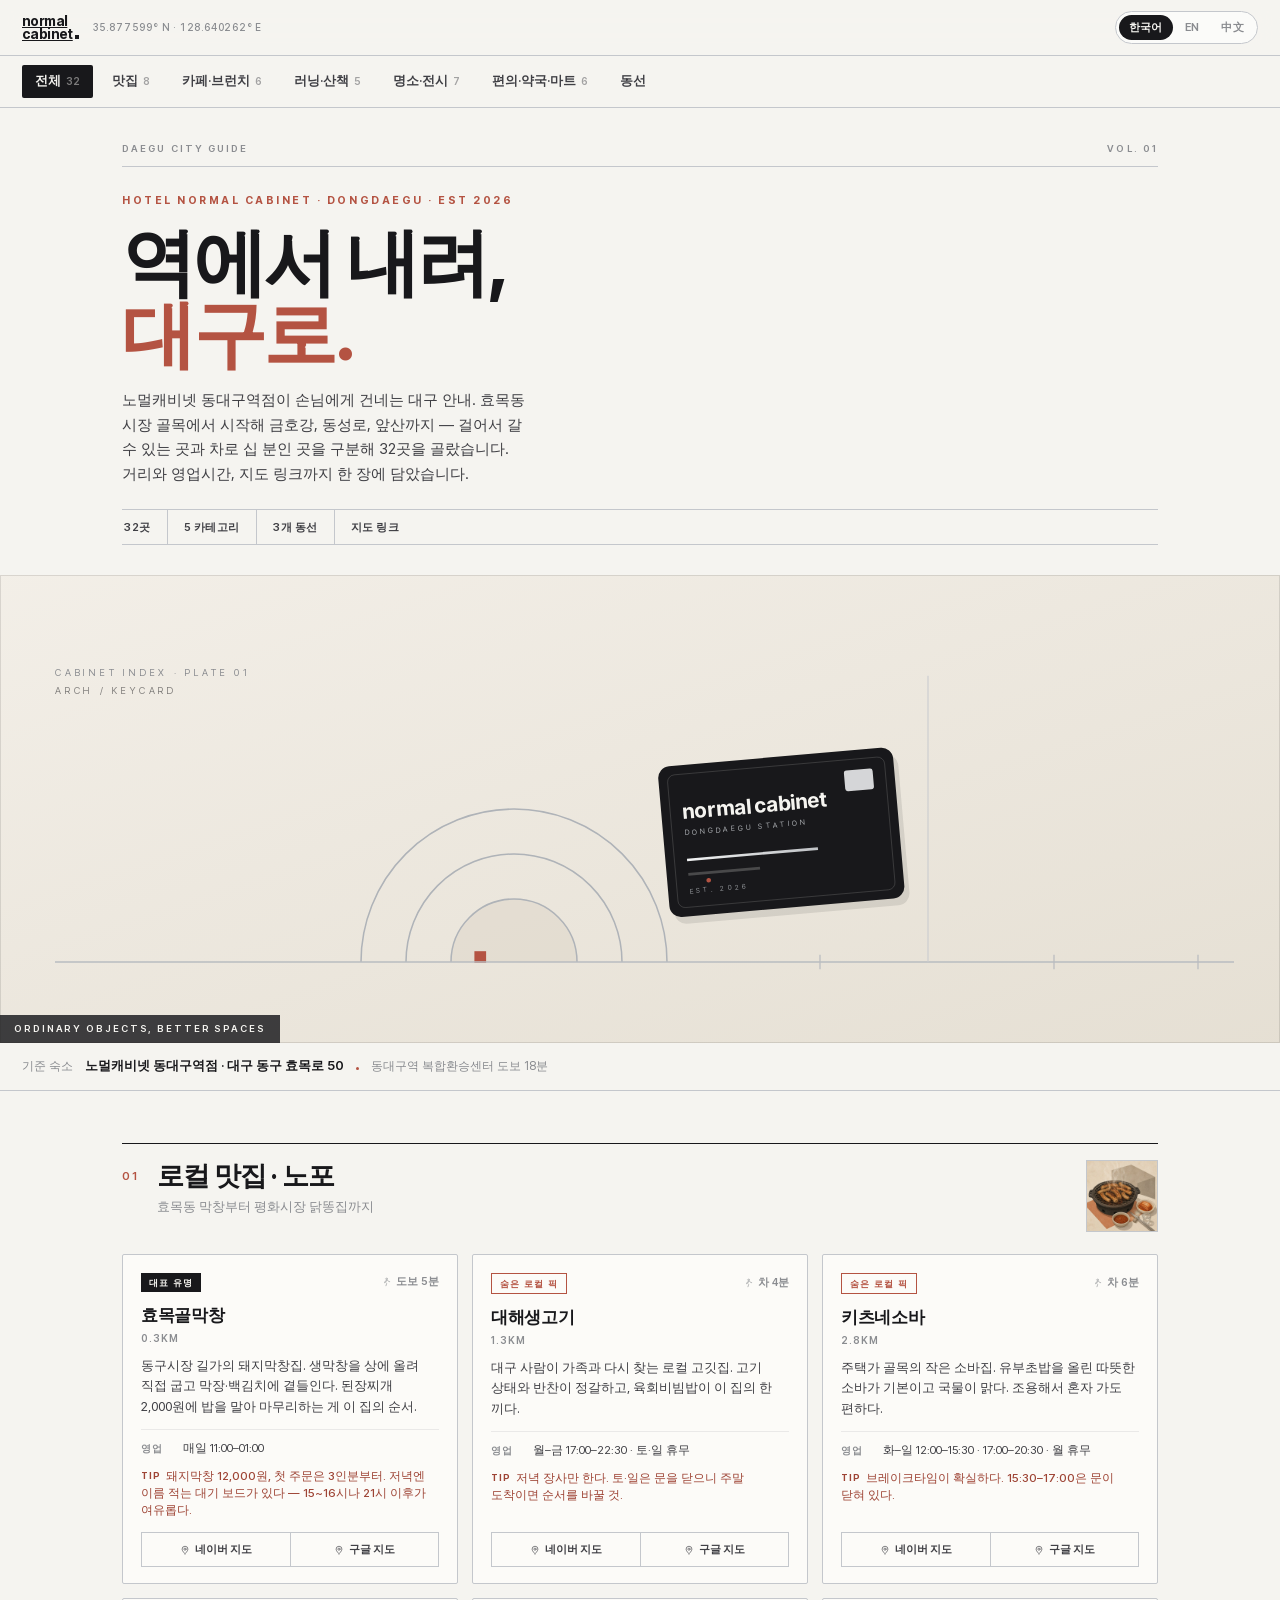
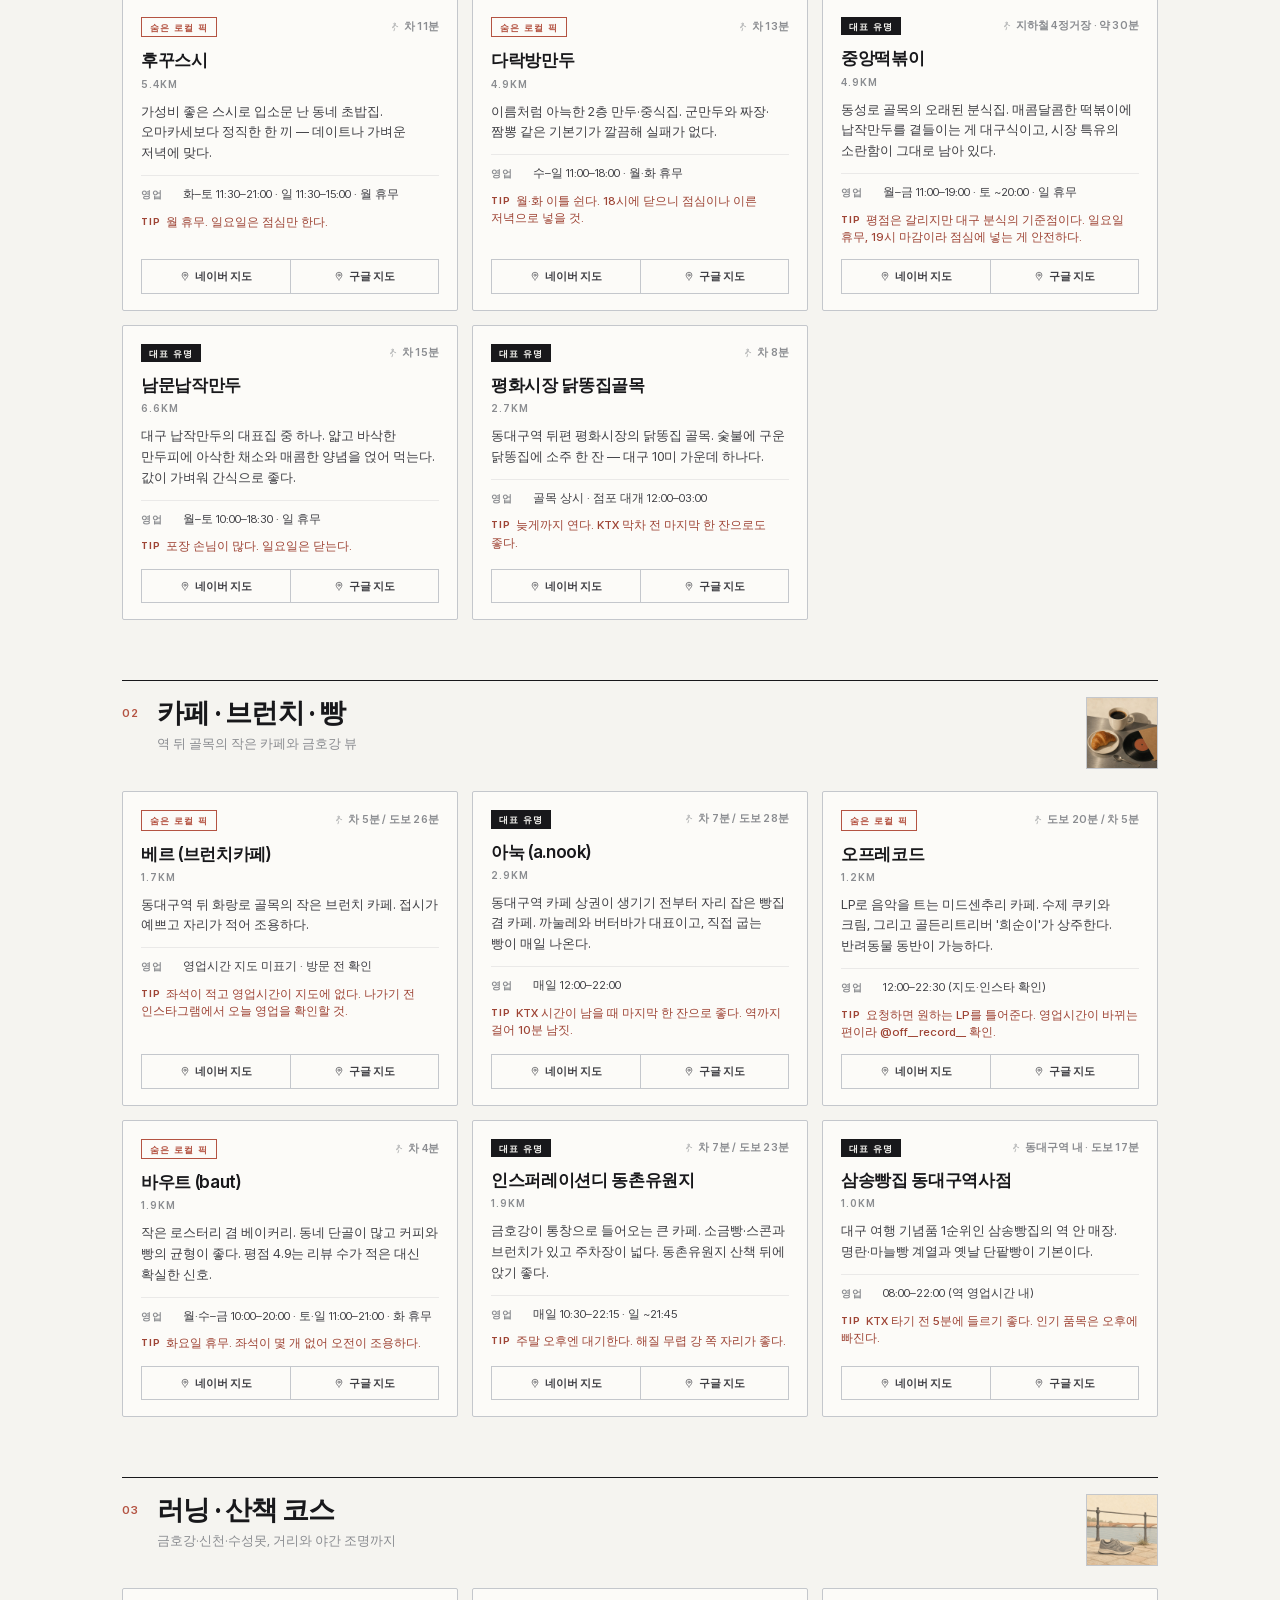
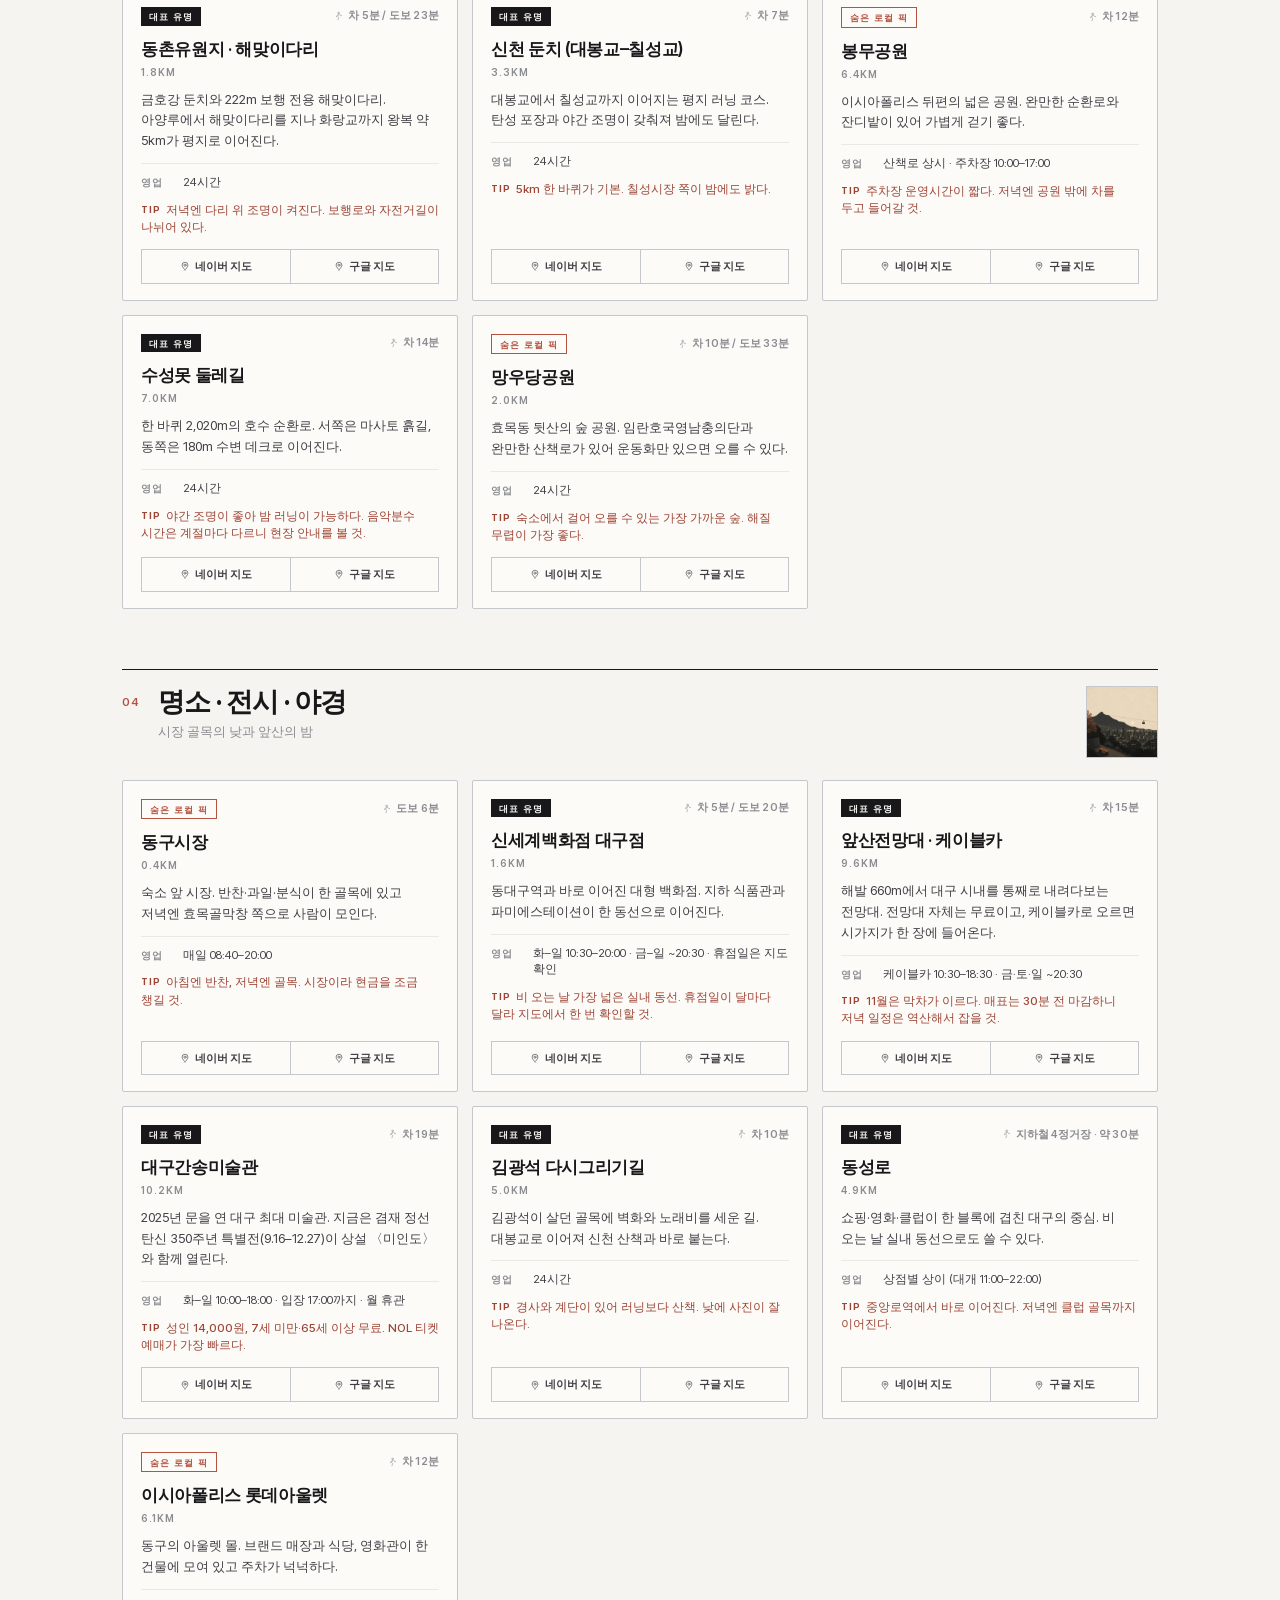
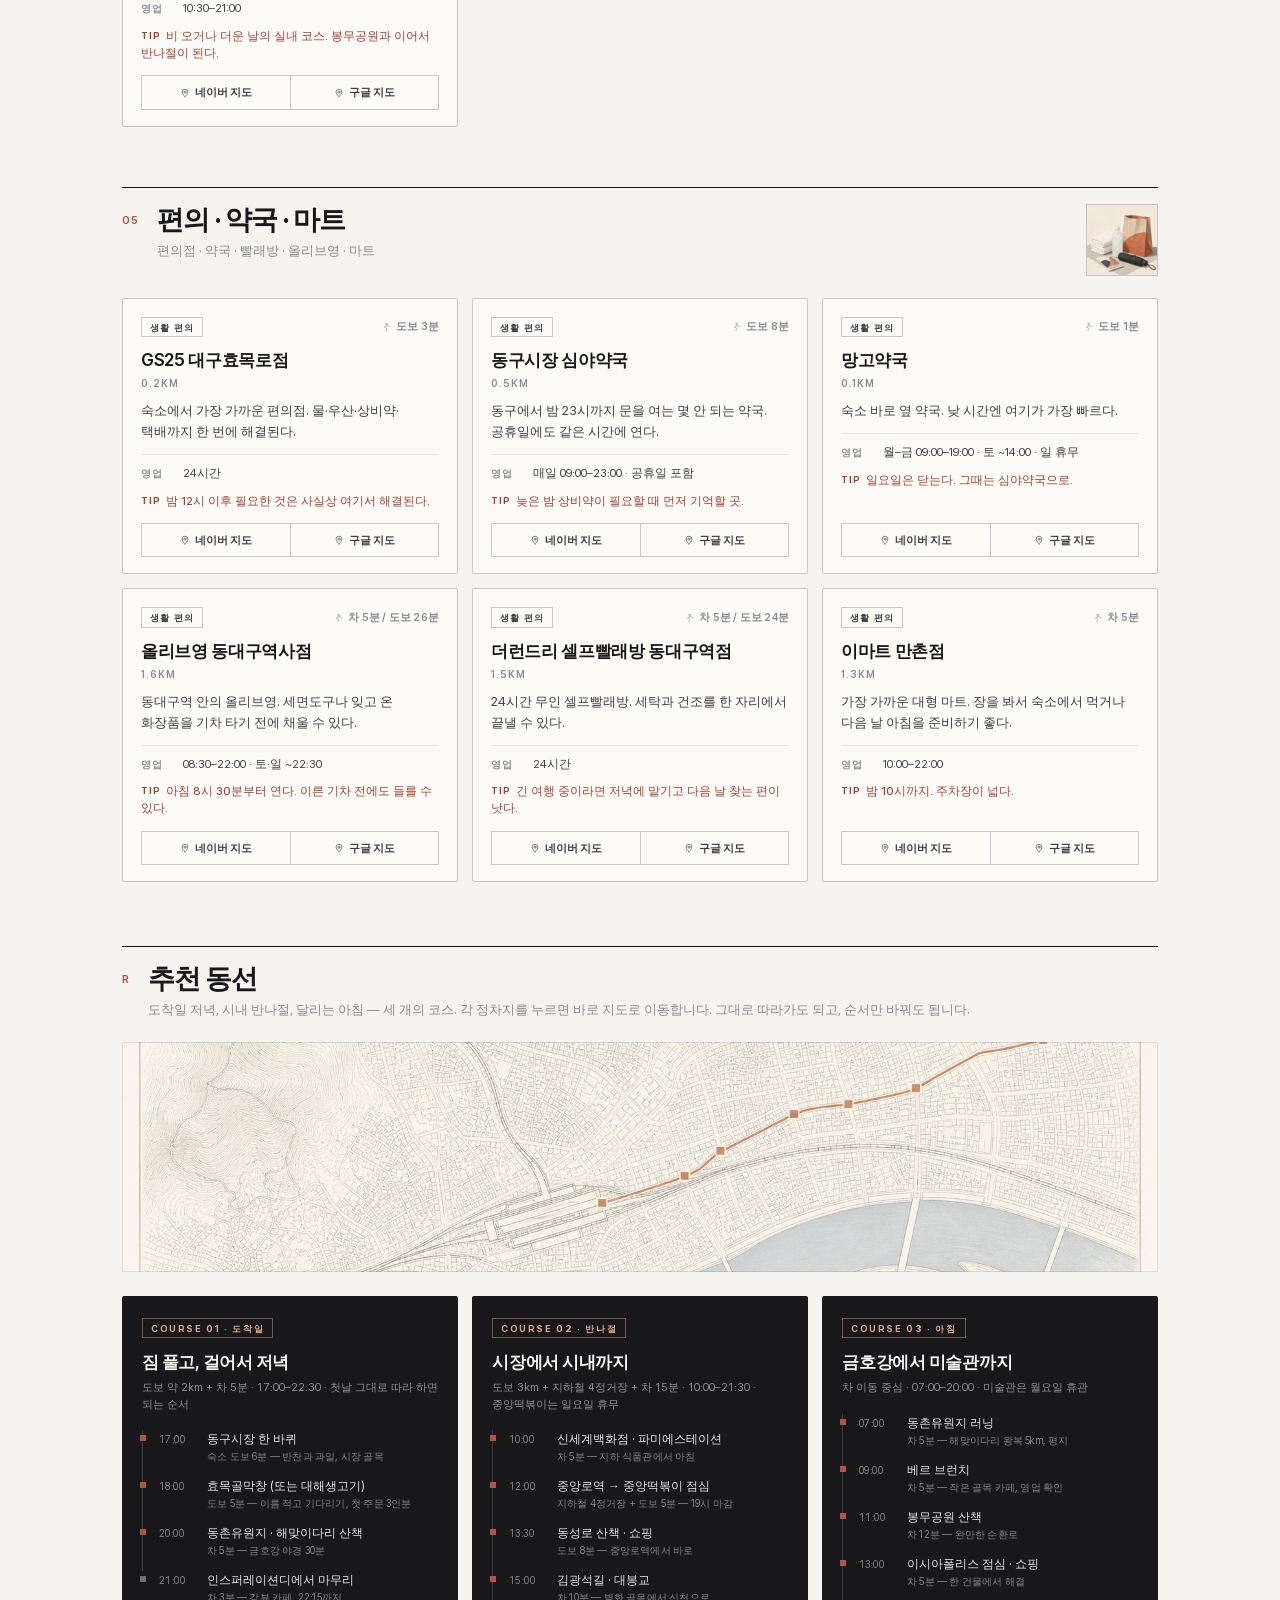
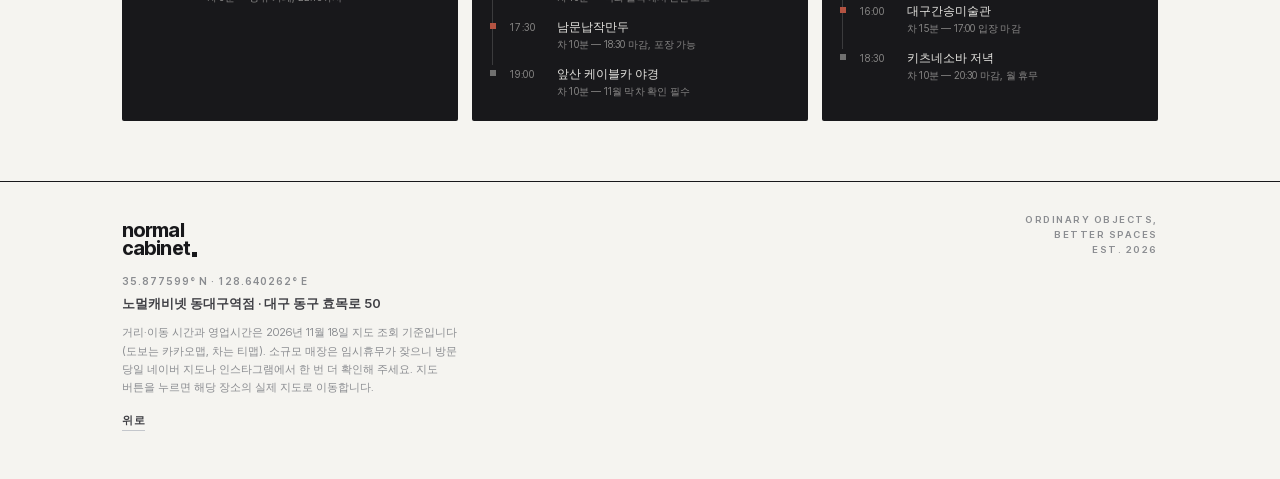
<file: curation-dongdaegu/index.html>
<!DOCTYPE html>
<html lang="ko">
<head>
<meta charset="UTF-8" />
<meta name="viewport" content="width=device-width, initial-scale=1, viewport-fit=cover" />
<meta name="theme-color" content="#F5F4F0" />
<title>대구여행 큐레이션 · 노멀캐비넷 동대구역점</title>
<meta name="description" content="호텔 노멀캐비넷 동대구역점이 고른 대구 32곳 — 효목동 막창과 시장, 역 뒤 골목 카페, 금호강·신천 러닝, 앞산과 간송, 약국·마트·빨래방. 거리·영업시간·지도 링크까지 한 장에. 한국어 / English / 中文." />
<meta property="og:title" content="대구여행 큐레이션 · normal cabinet. 동대구역점" />
<meta property="og:description" content="효목동에서 걷고 달리고 먹는 32곳 — 3개 언어, 지도 링크 포함." />
<meta property="og:type" content="website" />
<link rel="icon" href="data:image/svg+xml,%3Csvg xmlns='http://www.w3.org/2000/svg' viewBox='0 0 32 32'%3E%3Crect width='32' height='32' fill='%23F5F4F0'/%3E%3Crect x='5' y='7' width='22' height='2.6' fill='%2318181B'/%3E%3Crect x='5' y='13' width='22' height='2.6' fill='%2318181B'/%3E%3Crect x='5' y='19' width='14' height='2.6' fill='%23B45342'/%3E%3C/svg%3E" />
<link rel="preload" href="assets/fonts/inter-tight.woff2" as="font" type="font/woff2" crossorigin />
<style>
  @font-face{
    font-family:"Inter Tight";font-style:normal;font-weight:100 900;font-display:swap;
    src:url("assets/fonts/inter-tight.woff2") format("woff2");
    unicode-range:U+0000-00FF,U+0131,U+0152-0153,U+02BB-02BC,U+02C6,U+02DA,U+02DC,U+2000-206F,U+2074,U+20AC,U+2122,U+2191,U+2193,U+2212,U+2215,U+00B0,U+00B7,U+00D7,U+2013,U+2014,U+2018,U+2019,U+201C,U+201D,U+2022,U+2026,U+2032,U+2033;
  }
  :root{
    --paper:#F5F4F0;
    --card:#FCFBF8;
    --ink:#18181B;
    --ink-soft:#3F3F44;
    --muted:#8A8C90;
    --steel:#E6E7E8;
    --steel-2:#D5D7DA;
    --hairline:#C4C7CC;
    --terra:#B45342;
    --terra-deep:#9E4435;
    --line:rgba(24,24,27,.14);
    --line-soft:rgba(24,24,27,.075);
    --hdr:56px;
    --tabs:46px;
    --max:1080px;
    --sans:"Inter Tight",-apple-system,BlinkMacSystemFont,"Helvetica Neue",Arial,"Pretendard Variable",Pretendard,"Apple SD Gothic Neo","Noto Sans KR","Noto Sans SC","PingFang SC","Microsoft YaHei",sans-serif;
  }
  *{box-sizing:border-box;-webkit-tap-highlight-color:transparent}
  html{-webkit-text-size-adjust:100%;scroll-behavior:smooth}
  body{
    margin:0;background:var(--paper);color:var(--ink);
    font-family:var(--sans);line-height:1.5;font-size:16px;
    -webkit-font-smoothing:antialiased;
    word-break:keep-all;
  }
  img{display:block;max-width:100%}
  a{color:inherit}
  button{font:inherit;color:inherit;background:none;border:0;padding:0;cursor:pointer}
  .sr-only{position:absolute;width:1px;height:1px;padding:0;margin:-1px;overflow:hidden;clip:rect(0 0 0 0);white-space:nowrap;border:0}
  .wrap{max-width:var(--max);margin:0 auto;padding:0 22px}

  /* ── header ── */
  .hdr{
    position:sticky;top:0;z-index:60;height:var(--hdr);
    display:flex;align-items:center;gap:14px;
    padding:0 22px;background:rgba(245,244,240,.9);
    backdrop-filter:saturate(160%) blur(14px);-webkit-backdrop-filter:saturate(160%) blur(14px);
    border-bottom:1px solid var(--hairline);
  }
  .mark{display:flex;flex-direction:column;line-height:.92;letter-spacing:-.045em;font-weight:700;font-size:13.5px;flex:none}
  .mark span{display:flex;align-items:flex-end}
  .mark i{display:inline-block;width:4px;height:4px;background:var(--ink);margin-left:2px;margin-bottom:1px}
  .hdr-coords{font-size:10px;font-weight:500;letter-spacing:.08em;color:var(--muted);white-space:nowrap;flex:none;font-variant-numeric:tabular-nums}
  .lang{margin-left:auto;display:flex;gap:2px;border:1px solid var(--hairline);border-radius:999px;padding:3px;flex:none;background:rgba(255,255,255,.6)}
  .lang button{padding:4px 10px;border-radius:999px;font-size:11px;font-weight:600;letter-spacing:.03em;color:var(--muted);transition:.18s}
  .lang button[aria-pressed="true"]{background:var(--ink);color:#F5F4F0}

  /* ── tabs ── */
  .tabs{
    position:sticky;top:var(--hdr);z-index:50;
    display:flex;gap:6px;overflow-x:auto;scrollbar-width:none;
    padding:9px 22px;background:rgba(245,244,240,.93);
    backdrop-filter:saturate(160%) blur(14px);-webkit-backdrop-filter:saturate(160%) blur(14px);
    border-bottom:1px solid var(--hairline);
  }
  .tabs::-webkit-scrollbar{display:none}
  .tab{
    flex:none;padding:6px 12px;border-radius:2px;font-size:12.5px;font-weight:600;
    color:var(--ink-soft);border:1px solid transparent;background:transparent;transition:.16s;white-space:nowrap;
  }
  .tab[aria-selected="true"]{background:var(--ink);color:#F5F4F0}
  .tab .n{font-size:10px;opacity:.45;margin-left:5px;font-variant-numeric:tabular-nums}

  /* ── hero ── */
  .hero{padding:34px 0 0}
  .masthead{display:flex;justify-content:space-between;align-items:baseline;gap:12px;font-size:9.5px;letter-spacing:.22em;text-transform:uppercase;color:var(--muted);font-weight:600;border-bottom:1px solid var(--hairline);padding-bottom:10px}
  .eyebrow{font-size:10.5px;letter-spacing:.24em;text-transform:uppercase;color:var(--terra);font-weight:700;margin:26px 0 16px}
  .hero h1{
    margin:0;font-size:clamp(40px,10.5vw,74px);line-height:.98;letter-spacing:-.045em;font-weight:700;
  }
  .hero h1 em{font-style:normal;color:var(--terra)}
  .lede{margin:18px 0 0;font-size:15px;line-height:1.65;color:var(--ink-soft);max-width:46ch}
  .chips{display:flex;flex-wrap:wrap;gap:0;margin:22px 0 0;padding:0;list-style:none;border-top:1px solid var(--hairline);border-bottom:1px solid var(--hairline)}
  .chips li{
    font-size:11px;font-weight:600;letter-spacing:.05em;padding:9px 16px;color:var(--ink-soft);
    border-right:1px solid var(--hairline);text-transform:uppercase;font-variant-numeric:tabular-nums;
  }
  .chips li:first-child{padding-left:2px}
  .chips li:last-child{border-right:0}
  .hero-art{position:relative;margin:30px 0 0;overflow:hidden;background:#EFEAE1}
  .hero-art .plate{display:block;width:100%;height:clamp(300px,52vh,500px)}
  @media (max-width:859px){ .hero-art .plate{height:clamp(240px,40vh,340px)} .plate-cap{display:none} }
  .hero-art::after{content:"";position:absolute;inset:0;box-shadow:inset 0 0 0 1px rgba(24,24,27,.12);pointer-events:none}
  .art-cap{
    position:absolute;left:0;bottom:0;font-size:9.5px;letter-spacing:.2em;text-transform:uppercase;
    color:#F5F4F0;background:rgba(24,24,27,.82);padding:7px 14px;font-weight:600;
  }
  .base{
    display:flex;flex-wrap:wrap;align-items:baseline;gap:4px 12px;
    margin:0;padding:14px 22px;font-size:12px;color:var(--muted);border-bottom:1px solid var(--hairline);
  }
  .base b{color:var(--ink);font-weight:600;font-size:12.5px}
  .base span{display:inline-flex;align-items:center;gap:6px}
  .base .dot{width:3px;height:3px;background:var(--terra);border-radius:50%;flex:none}

  /* ── sections ── */
  .sec{padding:52px 0 8px;scroll-margin-top:calc(var(--hdr) + var(--tabs) + 8px)}
  .sec-head{display:flex;align-items:flex-start;gap:18px;margin-bottom:22px;padding-top:16px;border-top:1px solid var(--ink)}
  .sec-num{font-size:11px;font-weight:600;letter-spacing:.1em;color:var(--terra);padding-top:8px;flex:none;font-variant-numeric:tabular-nums}
  .sec-tt{flex:1;min-width:0}
  .sec-tt h2{margin:0;font-size:clamp(21px,5.4vw,27px);letter-spacing:-.03em;font-weight:700;line-height:1.18}
  .sec-tt p{margin:6px 0 0;font-size:12.5px;color:var(--muted);line-height:1.5}
  .sec-art{width:72px;height:72px;overflow:hidden;flex:none;outline:1px solid var(--hairline);outline-offset:-1px}
  .sec-art img{width:100%;height:100%;object-fit:cover}
  .sec-note{font-size:11px;color:var(--muted);margin:0 0 14px}

  .grid{display:grid;gap:14px;grid-template-columns:1fr}
  @media(min-width:640px){.grid{grid-template-columns:repeat(2,1fr)}}
  @media(min-width:1000px){.grid{grid-template-columns:repeat(3,1fr)}}

  .card{
    position:relative;background:var(--card);border:1px solid var(--hairline);border-radius:2px;
    padding:18px 18px 16px;display:flex;flex-direction:column;transition:border-color .16s,box-shadow .16s;
  }
  .card:hover{border-color:var(--ink);box-shadow:0 12px 30px -22px rgba(24,24,27,.45)}
  .card-link{position:absolute;inset:0;border-radius:2px;z-index:1}
  .card-link:focus-visible{outline:2px solid var(--ink);outline-offset:2px}
  .card-top{display:flex;align-items:center;gap:8px;margin-bottom:12px;min-height:18px}
  .badge{font-size:9px;font-weight:700;letter-spacing:.14em;padding:3px 8px 2px;white-space:nowrap;text-transform:uppercase}
  .badge.f{background:var(--ink);color:#F5F4F0}
  .badge.h{color:var(--terra);border:1px solid var(--terra)}
  .badge.p{color:var(--ink-soft);border:1px solid var(--hairline)}
  .walk{margin-left:auto;font-size:10.5px;font-weight:600;color:var(--muted);display:inline-flex;align-items:center;gap:4px;white-space:nowrap;letter-spacing:.02em}
  .walk svg{width:10px;height:10px;flex:none;opacity:.7}
  .card h3{margin:0 0 5px;font-size:17px;font-weight:600;letter-spacing:-.02em;line-height:1.3}
  .card .sub{font-size:10px;letter-spacing:.09em;color:var(--muted);margin:0 0 9px;font-weight:600;text-transform:uppercase}
  .card p.desc{margin:0 0 12px;font-size:13px;line-height:1.6;color:var(--ink-soft)}
  .meta{display:flex;flex-direction:column;gap:3px;margin:0 0 11px;padding:10px 0 0;border-top:1px solid var(--line-soft)}
  .meta .row{display:flex;gap:8px;font-size:11.5px;line-height:1.45}
  .meta .k{flex:none;width:34px;color:var(--muted);font-weight:600;letter-spacing:.06em;font-size:9.5px;padding-top:2px;text-transform:uppercase}
  .meta .v{color:var(--ink-soft)}
  .tip{font-size:11.5px;line-height:1.5;color:var(--terra-deep);font-weight:500;margin:0 0 13px}
  .tip b{font-weight:700;letter-spacing:.1em;font-size:9px;vertical-align:1px;margin-right:5px;text-transform:uppercase}
  .maprow{display:flex;gap:0;margin-top:auto;position:relative;z-index:2;border:1px solid var(--hairline)}
  .mapbtn{
    flex:1;display:inline-flex;align-items:center;justify-content:center;gap:5px;
    padding:8px 6px;font-size:11px;font-weight:600;color:var(--ink-soft);text-decoration:none;transition:.16s;white-space:nowrap;
  }
  .mapbtn + .mapbtn{border-left:1px solid var(--hairline)}
  .mapbtn svg{width:10px;height:10px;opacity:.7;flex:none}
  .mapbtn:hover{background:var(--ink);color:#F5F4F0;border-color:var(--ink)}

  /* ── routes ── */
  .routes{margin-top:56px;padding:0 0 8px}
  .routes .sec-head{border-top:1px solid var(--ink)}
  .routes-art{margin:0 0 24px;overflow:hidden;position:relative;background:#E7E3DB}
  .routes-art img{width:100%;height:clamp(150px,26vh,230px);object-fit:cover}
  .routes-art::after{content:"";position:absolute;inset:0;box-shadow:inset 0 0 0 1px rgba(24,24,27,.12);pointer-events:none}
  .rgrid{display:grid;gap:14px;grid-template-columns:1fr}
  @media(min-width:860px){.rgrid{grid-template-columns:repeat(3,1fr)}}
  .route{background:var(--ink);color:#F5F4F0;border-radius:2px;padding:22px 20px;display:flex;flex-direction:column}
  .route .rtag{align-self:flex-start;font-size:9px;font-weight:700;letter-spacing:.18em;text-transform:uppercase;color:#E4A38F;border:1px solid rgba(228,163,143,.45);padding:3px 8px 2px;margin-bottom:14px}
  .route h3{margin:0 0 5px;font-size:16.5px;letter-spacing:-.015em;line-height:1.32;font-weight:600}
  .route .rmeta{font-size:11px;color:rgba(245,244,240,.55);margin:0 0 18px;font-variant-numeric:tabular-nums}
  .steps{list-style:none;margin:0;padding:0;display:flex;flex-direction:column;gap:0}
  .steps li{position:relative;display:flex;gap:12px;padding:0 0 13px 16px;border-left:1px solid rgba(245,244,240,.16)}
  .steps li:last-child{padding-bottom:0;border-left-color:transparent}
  .steps li::before{content:"";position:absolute;left:-3.5px;top:5px;width:6px;height:6px;background:var(--terra)}
  .steps li:last-child::before{background:rgba(245,244,240,.4)}
  .steps .st{flex:none;font-size:10px;font-variant-numeric:tabular-nums;color:rgba(245,244,240,.5);width:36px;padding-top:2px;letter-spacing:.04em}
  .steps .sn{font-size:12px;line-height:1.5;color:rgba(245,244,240,.93)}
  .steps .sn small{display:block;font-size:10px;color:rgba(245,244,240,.5);margin-top:1px;letter-spacing:.02em}

  /* ── footer ── */
  .foot{margin-top:52px;border-top:1px solid var(--ink);padding:30px 0 48px}
  .foot .brand{display:flex;align-items:flex-end;justify-content:space-between;gap:14px;margin-bottom:16px}
  .foot .mark{font-size:20px}
  .foot .mark i{width:5px;height:5px}
  .foot .est{font-size:9.5px;letter-spacing:.16em;color:var(--muted);text-align:right;line-height:1.6;text-transform:uppercase;font-weight:600}
  .foot .coords{font-size:10px;letter-spacing:.1em;color:var(--muted);margin:0 0 6px;font-variant-numeric:tabular-nums;font-weight:600;text-transform:uppercase}
  .foot .addr{font-size:12.5px;color:var(--ink-soft);margin:0 0 4px;font-weight:600}
  .foot .fine{font-size:11px;line-height:1.65;color:var(--muted);margin:10px 0 0;max-width:58ch}
  .foot .top{display:inline-block;margin-top:16px;font-size:11px;font-weight:600;color:var(--ink-soft);text-decoration:none;border-bottom:1px solid var(--hairline);padding-bottom:2px;letter-spacing:.06em;text-transform:uppercase}
  .hidden{display:none !important}
  @media(prefers-reduced-motion:reduce){*{transition:none!important;scroll-behavior:auto!important}}
</style>
</head>
<body>

<header class="hdr">
  <a class="mark" href="../" aria-label="normal cabinet."><span>normal</span><span>cabinet<i></i></span></a>
  <span class="hdr-coords" aria-hidden="true">35.877599° N&nbsp;·&nbsp;128.640262° E</span>
  <div class="lang" role="group" aria-label="Language">
    <button type="button" data-lang="ko" aria-pressed="true">한국어</button>
    <button type="button" data-lang="en" aria-pressed="false">EN</button>
    <button type="button" data-lang="zh" aria-pressed="false">中文</button>
  </div>
</header>

<nav class="tabs" id="tabs" role="tablist" aria-label="Categories"></nav>

<main>
  <section class="hero">
    <div class="wrap">
      <div class="masthead" aria-hidden="true"><span>Daegu City Guide</span><span>Vol. 01</span></div>
      <p class="eyebrow" data-i18n="eyebrow">HOTEL NORMAL CABINET · DONGDAEGU · EST 2026</p>
      <h1 data-i18n-html="h1">역에서 내려,<br><em>대구로.</em></h1>
      <p class="lede" data-i18n="lede"></p>
      <ul class="chips" id="chips"></ul>
    </div>
    <div class="hero-art" role="img" aria-label="Brushed steel keycard and thin arch lines — a normal cabinet editorial plate">
      <svg class="plate" viewBox="0 0 1600 520" preserveAspectRatio="xMidYMid slice" aria-hidden="true" focusable="false">
        <defs>
          <linearGradient id="ncPaper" x1="0" y1="0" x2="1" y2="1">
            <stop offset="0" stop-color="#F3EFE8" />
            <stop offset="1" stop-color="#E5DFD3" />
          </linearGradient>
          <linearGradient id="ncSteel" x1="0" y1="0" x2="1" y2="0">
            <stop offset="0" stop-color="#F2F3F4" />
            <stop offset="0.5" stop-color="#D6D8DA" />
            <stop offset="1" stop-color="#BFC2C6" />
          </linearGradient>
        </defs>

        <rect width="1600" height="520" fill="url(#ncPaper)" />

        <!-- receding arches, drawn as thin lines -->
        <path d="M590 430 A70 70 0 0 1 730 430 Z" fill="#DED7CA" opacity="0.55" />
        <g fill="none" stroke="#AFB3B8" stroke-width="1.7">
          <path d="M590 430 A70 70 0 0 1 730 430" />
          <path d="M540 430 A120 120 0 0 1 780 430" />
          <path d="M490 430 A170 170 0 0 1 830 430" />
        </g>
        <rect x="616" y="418" width="13" height="13" fill="#B45342" />

        <!-- ground line and ticks -->
        <line x1="150" y1="430" x2="1460" y2="430" stroke="#B9BCC0" stroke-width="1.4" />
        <g stroke="#B9BCC0" stroke-width="1.4">
          <line x1="1000" y1="422" x2="1000" y2="438" />
          <line x1="1260" y1="422" x2="1260" y2="438" />
          <line x1="1420" y1="422" x2="1420" y2="438" />
        </g>
        <line x1="1120" y1="112" x2="1120" y2="430" stroke="#C9CCCF" stroke-width="1.2" />

        <!-- brushed steel keycard -->
        <g transform="translate(826 202) rotate(-5 130 84)">
          <rect x="5" y="8" width="262" height="168" rx="13" fill="#18181B" opacity="0.1" />
          <rect width="262" height="168" rx="13" fill="#18181B" />
          <rect x="10" y="10" width="242" height="148" rx="8" fill="none" stroke="#F5F4F0" stroke-opacity="0.16" />
          <rect x="24" y="104" width="146" height="3" fill="url(#ncSteel)" />
          <rect x="24" y="120" width="80" height="3" fill="#F5F4F0" fill-opacity="0.22" />
          <text x="24" y="60" fill="#F5F4F0" font-family="'Inter Tight', Helvetica, Arial, sans-serif" font-size="23" font-weight="700" letter-spacing="-0.3">normal cabinet</text>
          <text x="24" y="78" fill="#A9ACB0" font-family="'Inter Tight', Helvetica, Arial, sans-serif" font-size="8" letter-spacing="3.4">DONGDAEGU STATION</text>
          <text x="24" y="143" fill="#8E9195" font-family="'Inter Tight', Helvetica, Arial, sans-serif" font-size="7.5" letter-spacing="3">EST. 2026</text>
          <rect x="206" y="22" width="32" height="23" rx="3" fill="#E6E7E8" opacity="0.92" />
          <circle cx="46" cy="130" r="2.6" fill="#B45342" />
        </g>

        <!-- micro caption (desktop only) -->
        <g class="plate-cap">
          <text x="150" y="112" fill="#8A8C90" font-family="'Inter Tight', Helvetica, Arial, sans-serif" font-size="10.5" letter-spacing="4.2">CABINET INDEX · PLATE 01</text>
          <text x="150" y="132" fill="#18181B" font-family="'Inter Tight', Helvetica, Arial, sans-serif" font-size="10.5" letter-spacing="4.2" opacity="0.5">ARCH / KEYCARD</text>
        </g>
      </svg>
      <span class="art-cap" data-i18n="artCap">Ordinary objects, better spaces</span>
    </div>
    <p class="base">
      <span data-i18n="baseLabel">기준 숙소</span>
      <b data-i18n="baseAddr">노멀캐비넷 동대구역점 · 대구 동구 효목로 50</b>
      <span class="dot" aria-hidden="true"></span>
      <span data-i18n="baseNote">동대구역 복합환승센터 도보 18분</span>
    </p>
  </section>

  <div id="sections"></div>

  <section class="routes" id="routes">
    <div class="wrap">
      <div class="sec-head">
        <span class="sec-num">R</span>
        <div class="sec-tt"><h2 data-i18n="routesTitle">추천 동선</h2><p data-i18n="routesSub"></p></div>
      </div>
      <div class="routes-art"><img src="assets/map.jpg" width="1600" height="1067" alt="대구 동부 시티 맵 라인아트 — 큐레이션 동선 일러스트" loading="lazy" /></div>
      <div class="rgrid" id="rgrid"></div>
    </div>
  </section>

  <footer class="foot">
    <div class="wrap">
      <div class="brand">
        <div class="mark" aria-label="normal cabinet."><span>normal</span><span>cabinet<i></i></span></div>
        <div class="est">Ordinary objects,<br>better spaces<br>Est. 2026</div>
      </div>
      <p class="coords">35.877599° N · 128.640262° E</p>
      <p class="addr" data-i18n="footAddr">노멀캐비넷 동대구역점 · 대구 동구 효목로 50</p>
      <p class="fine" data-i18n="footFine"></p>
      <a class="top" href="#top" data-i18n="toTop">위로</a>
    </div>
  </footer>
</main>

<script src="assets/data.js?v=2026-11-18b"></script>
<script>
(function(){
  "use strict";

  var T = {
    ko: {
      title: "대구여행 큐레이션 · 노멀캐비넷 동대구역점",
      desc: "호텔 노멀캐비넷 동대구역점이 고른 대구 32곳 — 효목동 막창과 시장, 역 뒤 골목 카페, 금호강·신천 러닝, 앞산과 간송, 약국·마트·빨래방까지. 거리·영업시간·지도 링크를 한 장에.",
      hdrTitle: "대구여행 큐레이션",
      eyebrow: "HOTEL NORMAL CABINET · DONGDAEGU · EST 2026",
      h1: "역에서 내려,<br><em>대구로.</em>",
      lede: "노멀캐비넷 동대구역점이 손님에게 건네는 대구 안내. 효목동 시장 골목에서 시작해 금호강, 동성로, 앞산까지 — 걸어서 갈 수 있는 곳과 차로 십 분인 곳을 구분해 32곳을 골랐습니다. 거리와 영업시간, 지도 링크까지 한 장에 담았습니다.",
      baseLabel: "기준 숙소",
      baseAddr: "노멀캐비넷 동대구역점 · 대구 동구 효목로 50",
      baseNote: "동대구역 복합환승센터 도보 18분",
      artCap: "Ordinary objects, better spaces",
      chips: ["32곳", "5 카테고리", "3개 동선", "지도 링크"],
      all: "전체", routes: "동선",
      tabFood: "맛집", tabCafe: "카페·브런치", tabRun: "러닝·산책", tabSpots: "명소·전시", tabEss: "편의·약국·마트",
      badgeF: "대표 유명", badgeH: "숨은 로컬 픽", badgeP: "생활 편의",
      hours: "영업", tip: "TIP", naver: "네이버 지도", google: "구글 지도",
      count: "곳", walkIcon: "이동",
      routesTitle: "추천 동선",
      routesSub: "도착일 저녁, 시내 반나절, 달리는 아침 — 세 개의 코스. 각 정차지를 누르면 바로 지도로 이동합니다. 그대로 따라가도 되고, 순서만 바꿔도 됩니다.",
      footAddr: "노멀캐비넷 동대구역점 · 대구 동구 효목로 50",
      footFine: "거리·이동 시간과 영업시간은 2026년 11월 18일 지도 조회 기준입니다(도보는 카카오맵, 차는 티맵). 소규모 매장은 임시휴무가 잦으니 방문 당일 네이버 지도나 인스타그램에서 한 번 더 확인해 주세요. 지도 버튼을 누르면 해당 장소의 실제 지도로 이동합니다.",
      toTop: "위로",
      openMap: "지도에서 열기"
    },
    en: {
      title: "Daegu Curation · normal cabinet. Dongdaegu",
      desc: "32 places chosen by normal cabinet. Dongdaegu — Hyomok-dong makchang and market alleys, small cafes behind the station, running on the Geumho and Sincheon, Apsan and Kansong, plus pharmacy, mart and laundry, with distances, hours and map links.",
      hdrTitle: "Daegu Curation",
      eyebrow: "HOTEL NORMAL CABINET · DONGDAEGU · EST 2026",
      h1: "Off the train,<br><em>into Daegu.</em>",
      lede: "A Daegu guide from normal cabinet. Dongdaegu: 32 places, sorted by what you can walk to and what is ten minutes by car — the market alleys of Hyomok-dong, the Geumho river, Dongseong-ro, Apsan. Distances, hours and map links, all on one page.",
      baseLabel: "From",
      baseAddr: "Normal Cabinet Dongdaegu · 50, Hyomok-ro, Dong-gu, Daegu",
      baseNote: "18 min walk to the Dongdaegu transfer centre",
      artCap: "Ordinary objects, better spaces",
      chips: ["32 places", "5 categories", "3 routes", "Map links"],
      all: "All", routes: "Routes",
      tabFood: "Food", tabCafe: "Cafes & Brunch", tabRun: "Running", tabSpots: "Sights", tabEss: "Convenience & Mart",
      badgeF: "Signature", badgeH: "Local pick", badgeP: "Everyday",
      hours: "HOURS", tip: "TIP", naver: "Naver Map", google: "Google Maps",
      count: "spots", walkIcon: "Getting there",
      routesTitle: "Suggested routes",
      routesSub: "The arrival evening, half a day downtown, a running morning — three courses with the walking and driving legs worked in. Tap any stop to open it in the map. Follow them as written or swap the order.",
      footAddr: "Normal Cabinet Dongdaegu · 50, Hyomok-ro, Dong-gu, Daegu",
      footFine: "Distances, travel times and hours were checked on maps on 18 November 2026 (Kakao Map for walking, TMAP for driving). Small places close without notice, so check Naver Map or Instagram on the day. Each map button opens the actual location.",
      toTop: "Back to top",
      openMap: "Open in map"
    },
    zh: {
      title: "大邱旅行策展 · normal cabinet. 东大邱站店",
      desc: "normal cabinet. 东大邱站店为住客挑选的大邱32处 — 孝木洞小肠与市场、车站后巷的咖啡、琴湖江与新川跑步、前山与涧松，以及药局、超市、洗衣房，附距离、营业时间与地图链接。",
      hdrTitle: "大邱旅行策展",
      eyebrow: "HOTEL NORMAL CABINET · DONGDAEGU · EST 2026",
      h1: "下车，<br><em>走进大邱。</em>",
      lede: "这是 normal cabinet. 东大邱站店为住客准备的大邱指南。从孝木洞的市场小巷出发，到琴湖江、东城路、前山——我们把步行可到的地方和车程十分钟的地方分开，选出32处。距离、营业时间与地图链接，一页搞定。",
      baseLabel: "出发点",
      baseAddr: "Normal Cabinet 东大邱站店 · 大邱东区孝木路 50",
      baseNote: "距东大邱站换乘中心步行18分钟",
      artCap: "Ordinary objects, better spaces",
      chips: ["32处", "5个分类", "3条路线", "地图链接"],
      all: "全部", routes: "路线",
      tabFood: "美食", tabCafe: "咖啡早午餐", tabRun: "跑步散步", tabSpots: "景点展览", tabEss: "便利店·药局·超市",
      badgeF: "人气名店", badgeH: "本地私藏", badgeP: "生活便利",
      hours: "时间", tip: "提示", naver: "Naver 地图", google: "Google 地图",
      count: "处", walkIcon: "移动",
      routesTitle: "推荐路线",
      routesSub: "抵达日晚间、半天市区、跑步的早晨——三条路线，连移动时间都算过。点击每一站即可直接跳转到地图。照着走可以，换个顺序也可以。",
      footAddr: "Normal Cabinet 东大邱站店 · 大邱东区孝木路 50",
      footFine: "距离、移动时间与营业时间以2026年11月18日地图信息为准（步行为 Kakao 地图，车程为 TMAP）。小店临时休息较多，建议当天在 Naver 地图或 Instagram 再确认一次。点击地图按钮会打开该地点的实际地图。",
      toTop: "回到顶部",
      openMap: "在地图中打开"
    }
  };

  var U = window.CURATION, lang = "ko", filter = "all";
  var $ = function(s, r){ return (r||document).querySelector(s); };
  var $$ = function(s, r){ return Array.prototype.slice.call((r||document).querySelectorAll(s)); };
  var esc = function(s){ return String(s).replace(/&/g,"&amp;").replace(/</g,"&lt;").replace(/>/g,"&gt;").replace(/"/g,"&quot;"); };

  var pin = '<svg viewBox="0 0 24 24" fill="none" stroke="currentColor" stroke-width="2.2" stroke-linecap="round" stroke-linejoin="round" aria-hidden="true"><path d="M12 21s7-6.1 7-11a7 7 0 1 0-14 0c0 4.9 7 11 7 11z"/><circle cx="12" cy="10" r="2.6"/></svg>';
  var foot = '<svg viewBox="0 0 24 24" fill="none" stroke="currentColor" stroke-width="2" stroke-linecap="round" stroke-linejoin="round" aria-hidden="true"><path d="M13 4.5a2 2 0 1 0 0 .01"/><path d="M9.5 21l1.7-5.2L9 13.6l1-4.6 3.2-1.6 2.4 3.1 2.9.7"/><path d="M10 9l-2.6 1.3L6 14"/></svg>';

  function naverUrl(p){ return "https://map.naver.com/p/search/" + encodeURIComponent(p.n.ko + " 대구"); }
  function googleUrl(p){ return "https://www.google.com/maps/search/?api=1&query=" + encodeURIComponent(p.n.ko + " " + p.a); }

  function setStatic(){
    var t = T[lang];
    document.documentElement.lang = lang === "zh" ? "zh-CN" : lang;
    document.title = t.title;
    var md = document.querySelector('meta[name="description"]'); if (md) md.setAttribute("content", t.desc);
    var og = document.querySelector('meta[property="og:title"]'); if (og) og.setAttribute("content", t.title);
    $$("[data-i18n]").forEach(function(el){ var k = el.getAttribute("data-i18n"); if (t[k] != null) el.textContent = t[k]; });
    $$("[data-i18n-html]").forEach(function(el){ var k = el.getAttribute("data-i18n-html"); if (t[k] != null) el.innerHTML = t[k]; });
    $("#chips").innerHTML = t.chips.map(function(c){ return "<li>" + esc(c) + "</li>"; }).join("");
  }

  function buildTabs(){
    var t = T[lang];
    var items = [
      { id: "all", label: t.all, n: U.places.length },
      { id: "food", label: t.tabFood, n: 8 },
      { id: "cafe", label: t.tabCafe, n: 6 },
      { id: "run", label: t.tabRun, n: 5 },
      { id: "spots", label: t.tabSpots, n: 7 },
      { id: "ess", label: t.tabEss, n: 6 },
      { id: "routes", label: t.routes, n: null }
    ];
    $("#tabs").innerHTML = items.map(function(it){
      return '<button type="button" class="tab" role="tab" data-filter="' + it.id + '" aria-selected="' + (filter === it.id) + '">' +
        esc(it.label) + (it.n != null ? '<span class="n">' + it.n + "</span>" : "") + "</button>";
    }).join("");
    $$("#tabs .tab").forEach(function(b){
      b.addEventListener("click", function(){
        filter = b.getAttribute("data-filter");
        $$("#tabs .tab").forEach(function(x){ x.setAttribute("aria-selected", String(x === b)); });
        b.scrollIntoView({ block: "nearest", inline: "center" });
        applyFilter(true);
      });
    });
  }

  function card(p){
    var t = T[lang];
    var badge = p.c === 5
      ? '<span class="badge p">' + esc(t.badgeP) + "</span>"
      : (p.b === "f" ? '<span class="badge f">' + esc(t.badgeF) + "</span>" : '<span class="badge h">' + esc(t.badgeH) + "</span>");
    return '<article class="card" data-cat="' + p.c + '">' +
      '<a class="card-link" href="' + esc(naverUrl(p)) + '" target="_blank" rel="noopener" aria-label="' + esc(p.n[lang] + " — " + t.openMap) + '"></a>' +
      '<div class="card-top">' + badge +
        '<span class="walk">' + foot + esc(p.w[lang]) + "</span></div>" +
      "<h3>" + esc(p.n[lang]) + "</h3>" +
      '<p class="sub">' + esc(typeof p.d === "string" ? p.d : p.d[lang]) + "</p>" +
      '<p class="desc">' + esc(p.s[lang]) + "</p>" +
      '<div class="meta">' +
        '<div class="row"><span class="k">' + esc(t.hours) + '</span><span class="v">' + esc(p.h[lang]) + "</span></div>" +
      "</div>" +
      '<p class="tip"><b>' + esc(t.tip) + "</b>" + esc(p.t[lang]) + "</p>" +
      '<div class="maprow">' +
        '<a class="mapbtn" href="' + esc(naverUrl(p)) + '" target="_blank" rel="noopener">' + pin + esc(t.naver) + "</a>" +
        '<a class="mapbtn" href="' + esc(googleUrl(p)) + '" target="_blank" rel="noopener">' + pin + esc(t.google) + "</a>" +
      "</div></article>";
  }

  function buildSections(){
    var t = T[lang], order = ["food","cafe","run","spots","ess"];
    var html = U.cats.map(function(c, i){
      var places = U.places.filter(function(p){ return p.c === c.id; });
      return '<section class="sec" id="cat-' + c.key + '" data-filter="' + order[i] + '">' +
        '<div class="wrap"><div class="sec-head">' +
          '<span class="sec-num">' + String(i + 1).padStart(2, "0") + "</span>" +
          '<div class="sec-tt"><h2>' + esc(c.title[lang]) + "</h2><p>" + esc(c.sub[lang]) + "</p></div>" +
          '<div class="sec-art"><img src="' + c.img + '" width="720" height="720" alt="" loading="lazy" /></div>' +
        "</div>" +
        '<div class="grid">' + places.map(card).join("") + "</div></div></section>";
    }).join("");
    $("#sections").innerHTML = html;
  }

  function buildRoutes(){
    var t = T[lang];
    $("#rgrid").innerHTML = U.routes.map(function(r){
      return '<article class="route">' +
        '<span class="rtag">' + esc(r.tag[lang]) + "</span>" +
        "<h3>" + esc(r.title[lang]) + "</h3>" +
        '<p class="rmeta">' + esc(r.meta[lang]) + "</p>" +
        '<ol class="steps">' + r.steps.map(function(s){
          var link = s.q ? '<a href="' + esc("https://map.naver.com/p/search/" + encodeURIComponent(s.q + " 대구")) + '" target="_blank" rel="noopener" style="color:inherit;text-decoration:none" onmouseover="this.style.color=\'#E4A38F\'" onmouseout="this.style.color=\'inherit\'">' : "";
          var end = s.q ? "</a>" : "";
          return "<li><span class=\"st\">" + esc(s.t) + '</span><span class="sn">' + link + esc(s.n[lang]) + end +
            (s.m ? "<small>" + esc(s.m[lang]) + "</small>" : "") + "</span></li>";
        }).join("") + "</ol></article>";
    }).join("");
  }

  function applyFilter(scroll){
    var showRoutes = filter === "routes";
    $$("#sections .sec").forEach(function(sec){
      sec.classList.toggle("hidden", filter !== "all" && sec.getAttribute("data-filter") !== filter);
    });
    var routes = $("#routes");
    routes.style.display = (filter === "all" || showRoutes) ? "" : "none";
    if (scroll && !showRoutes) {
      var first = $("#sections .sec:not(.hidden)");
      var y = (first ? first.getBoundingClientRect().top + window.pageYOffset : 0) - 112;
      window.scrollTo({ top: Math.max(0, y), behavior: "smooth" });
    }
  }

  function render(){
    setStatic(); buildTabs(); buildSections(); buildRoutes(); applyFilter(false);
    $$(".lang button").forEach(function(b){ b.setAttribute("aria-pressed", String(b.getAttribute("data-lang") === lang)); });
  }

  $$(".lang button").forEach(function(b){
    b.addEventListener("click", function(){
      lang = b.getAttribute("data-lang");
      try { localStorage.setItem("nc-curation-lang", lang); } catch(e){}
      render();
    });
  });

  try {
    var saved = localStorage.getItem("nc-curation-lang");
    if (saved && T[saved]) lang = saved;
  } catch(e){}
  var q = new URLSearchParams(location.search).get("lang");
  if (q && T[q]) lang = q;

  render();
  document.getElementById("top") || document.body.insertAdjacentHTML("afterbegin", '<span id="top"></span>');
})();
</script>
</body>
</html>
</file>
